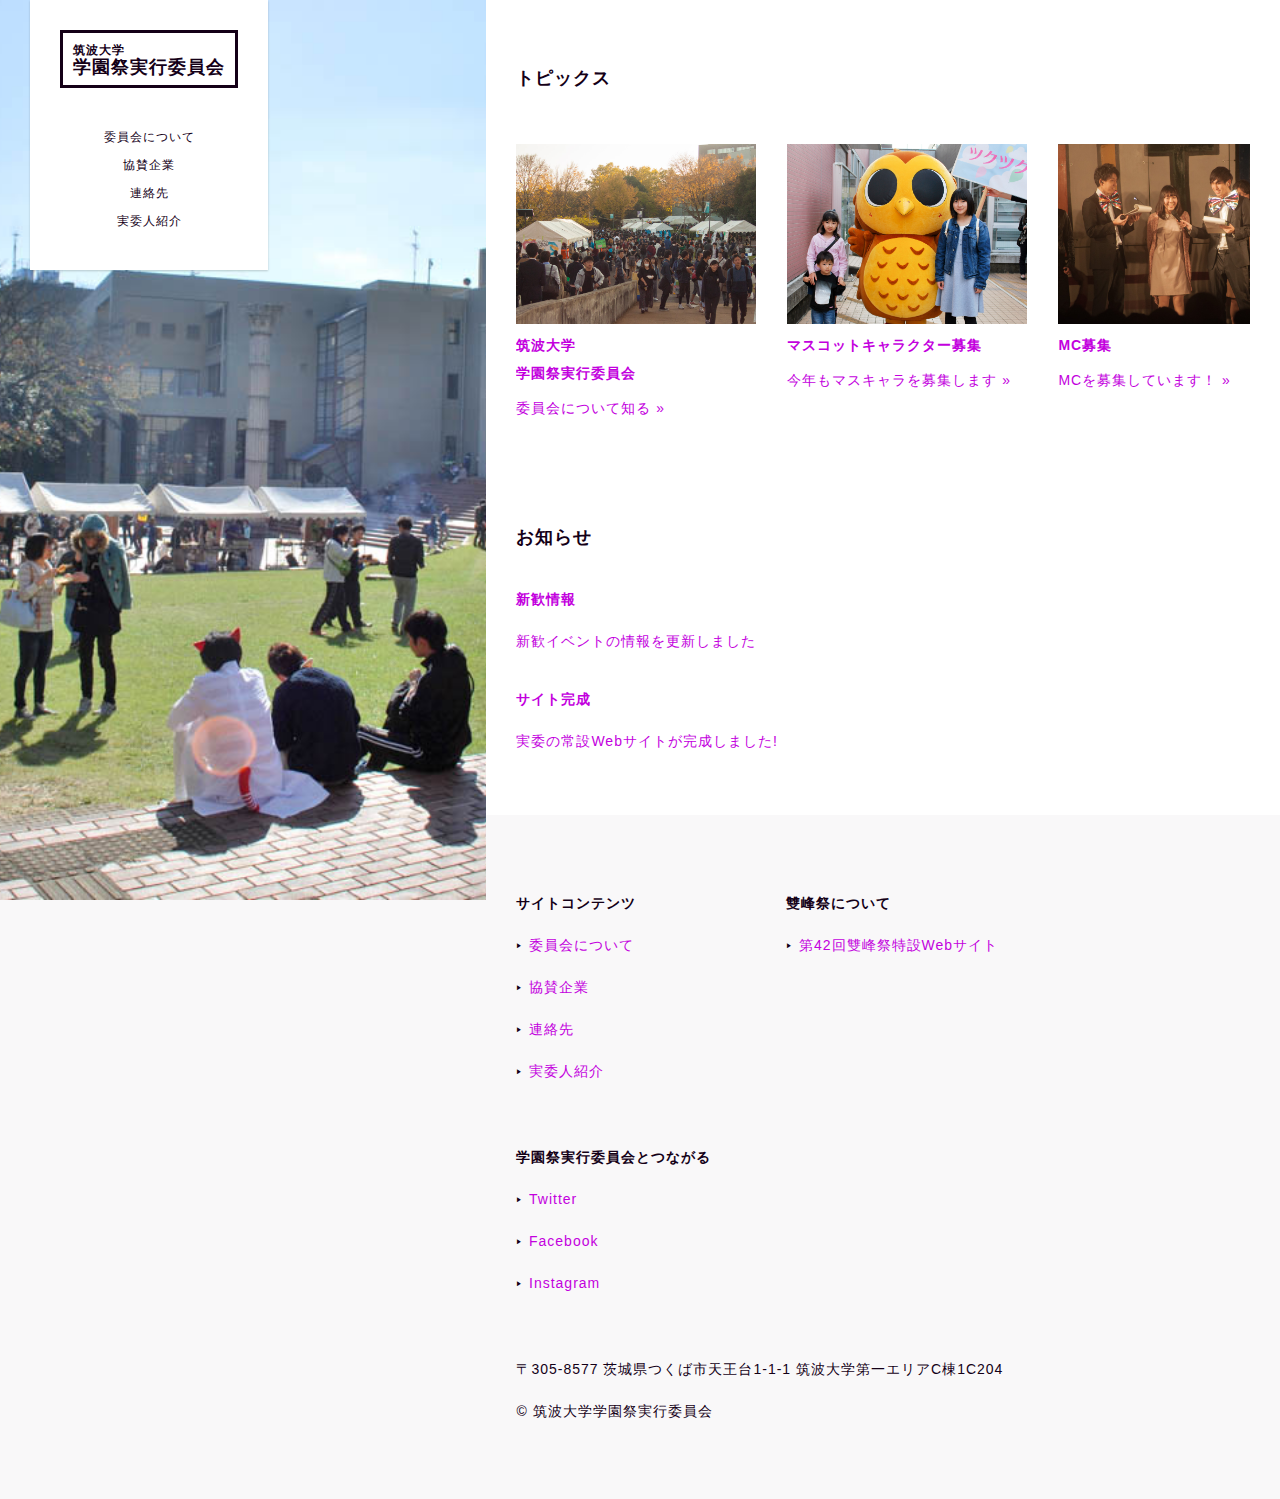
<file: index.html>
<!DOCTYPE html>
<html lang="ja">
<head>
    <meta charset="UTF-8">
    <title>筑波大学学園祭実行委員会</title>
    <link rel="stylesheet" href="style.css">
    <script type="text/javascript" src="script.js"></script>
    <meta name="viewport" content="width=device-width, initial-scale=1">
    
</head>
<body>
<div id="wrap">
    <header id="globalHeader"><div>
        <div class="headerCover">
        </div>
        <div class="title">   
            <h1><a href="index.html"><span>筑波大学</span>
            <span>学園祭実行委員会</span></a></h1>
        </div>
        <div class="menu">
        <ul>
            <li class="top"><a href="index.html">学園祭実行委員会</a></li>
            <li><a href="article.html">委員会について</a></li>
            <li><a href="">協賛企業</a></li>
            <li><a href="">連絡先</a></li>
            <li><a href="">実委人紹介</a></li>
        </ul>
        </div>
    </div></header>
    <div id="main"><div>
        <div class="cover">
           <h2>トピックス</h2>
           <div class="scroll"><div>
                <div class="item"><a href="article.html">
                    <div class="img" style="background-image:url('about.jpg');"></div>
                    <h3>筑波大学<br>学園祭実行委員会</h3>
                    <p>委員会について知る &raquo;</p>
                </a></div>
                <div class="item"><a href="">
                    <div class="img" style="background-image:url('mascot.jpg');"></div>
                    <h3>マスコットキャラクター募集</h3>
                    <p>今年もマスキャラを募集します &raquo;</p>
                </a></div>
                <div class="item"><a href="">
                    <div class="img" style="background-image:url('mc.jpg');"></div>
                    <h3>MC募集</h3>
                    <p>MCを募集しています！ &raquo;</p>
                </a></div>
            </div></div>
        </div>
        <div class="news">
            <h2>お知らせ</h2>
            <ul>
                <li><a href="">
                        <h3>新歓情報</h3>
                        <p>新歓イベントの情報を更新しました</p>
                    </a>
                </li>
                <li><a href="">
                        <h3>サイト完成</h3>
                        <p>実委の常設Webサイトが完成しました!</p>
                    </a>
                </li>
            </ul>
        </div>
    </div></div>   
    <footer id="globalFooter"><div>
        <div class="item">
            <h3>サイトコンテンツ</h3>
            <ul>
                <li><a href="article.html">委員会について</a></li>
                <li><a href="">協賛企業</a></li>
                <li><a href="">連絡先</a></li>
                <li><a href="">実委人紹介</a></li>
            </ul>
        </div>
        <div class="item">    
            <h3>雙峰祭について</h3>
            <ul>
                <li><a href="">第42回雙峰祭特設Webサイト</a></li>  
            </ul>
        </div>
        <div class="item">
            <h3>学園祭実行委員会とつながる</h3>
            <ul>
                <li><a href="">Twitter</a></li>
                <li><a href="">Facebook</a></li>
                <li><a href="">Instagram</a></li>
            </ul>
        </div>
        <div class="item">
            <p>〒305-8577 茨城県つくば市天王台1-1-1 筑波大学第一エリアC棟1C204</p>
            <p>&copy; 筑波大学学園祭実行委員会</p>
        </div>
    </div></footer>
</div>
</body>
</html>
</file>
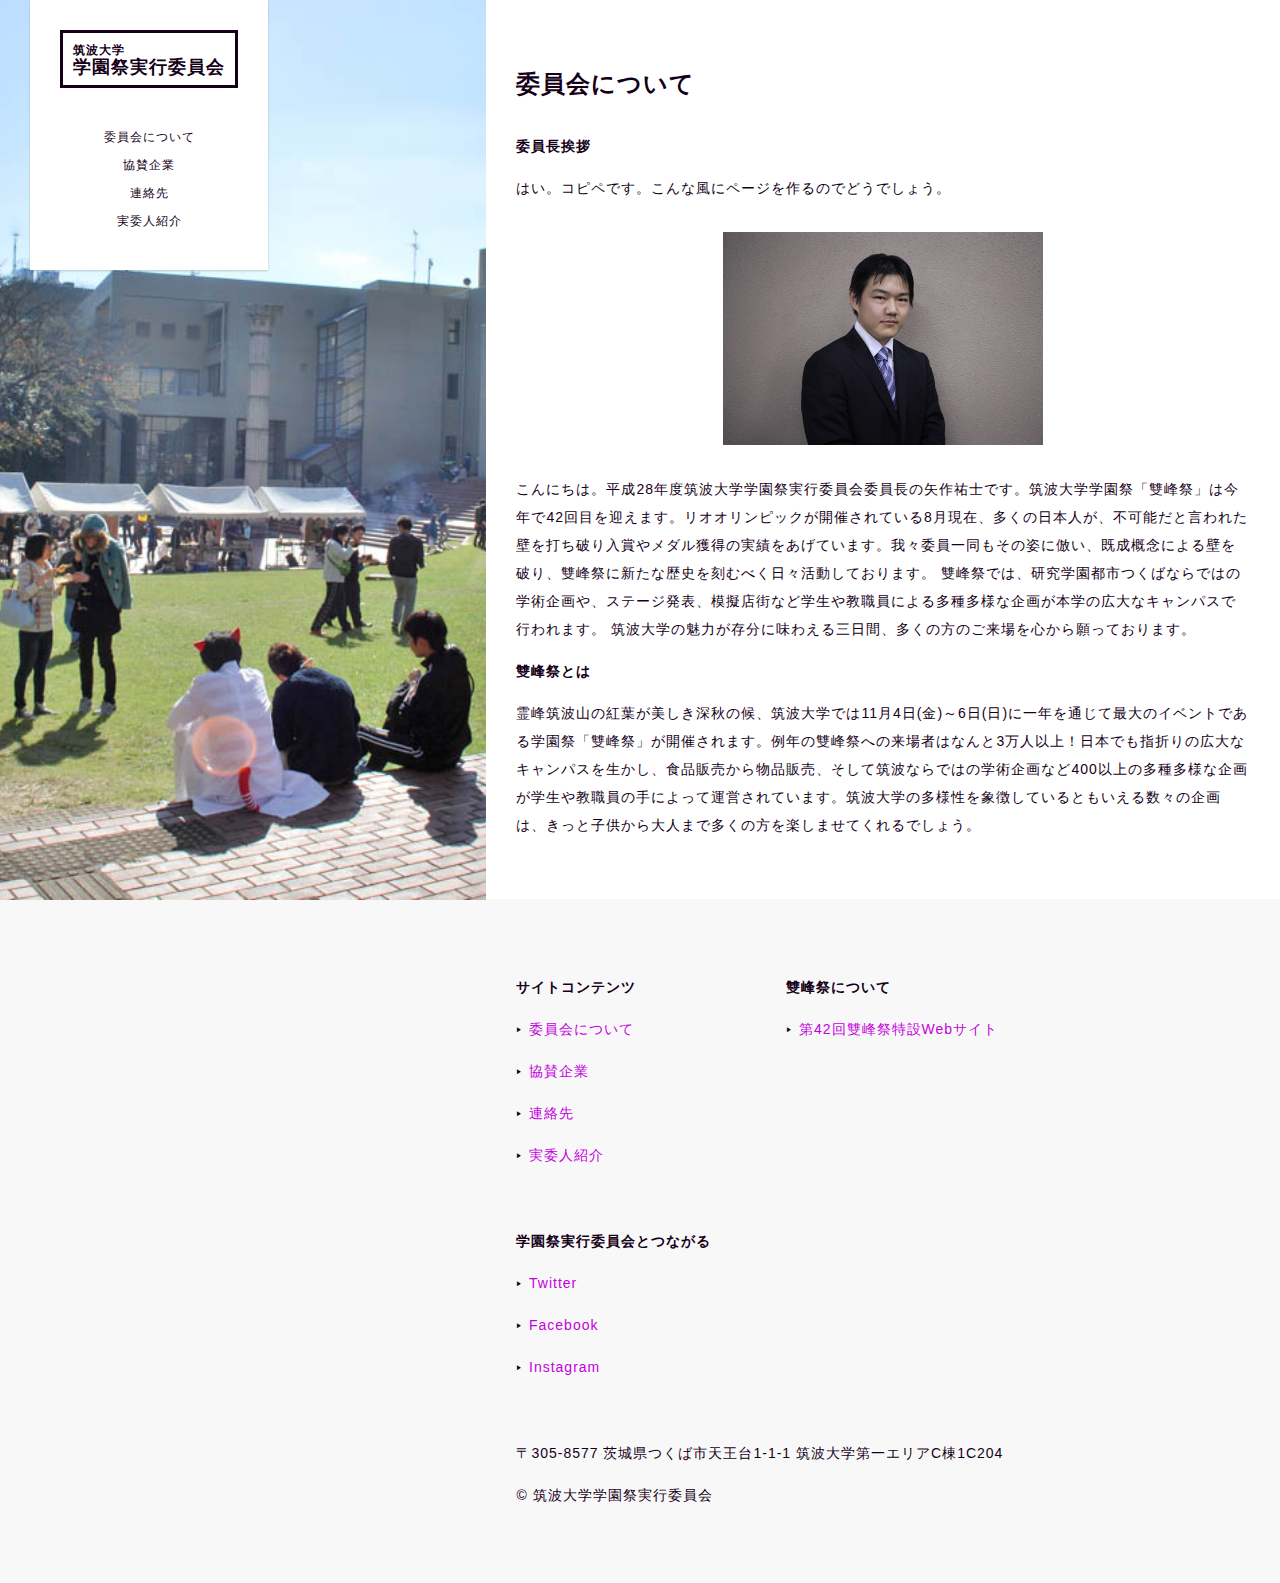
<file: article.html>
<!DOCTYPE html>
<html lang="ja">
<head>
    <meta charset="UTF-8">
    <title>委員会について - 筑波大学学園祭実行委員会</title>
    <link rel="stylesheet" href="style.css">
    <script type="text/javascript" src="script.js"></script>
    <meta name="viewport" content="width=device-width, initial-scale=1">

    
</head>
<body>
<div id="wrap">
    <header id="globalHeader"><div>
        <div class="headerCover">
        </div>
        <div class="title">   
            <h1><a href="index.html"><span>筑波大学</span>
            <span>学園祭実行委員会</span></a></h1>
        </div>
        <div class="menu">
        <ul>
            <li class="top"><a href="index.html">学園祭実行委員会</a></li>
            <li><a href="article.html">委員会について</a></li>
            <li><a href="">協賛企業</a></li>
            <li><a href="">連絡先</a></li>
            <li><a href="">実委人紹介</a></li>
        </ul>
        </div>
    </div></header>
    <div id="main"><div>
        <div class="article">
           <h1>委員会について</h1>
           <h3>委員長挨拶</h3>
           <p>はい。コピペです。こんな風にページを作るのでどうでしょう。</p>
           <img src="head.jpg" alt="委員長の顔" style="width: 320px;">
           <p>こんにちは。平成28年度筑波大学学園祭実行委員会委員長の矢作祐士です。筑波大学学園祭「雙峰祭」は今年で42回目を迎えます。リオオリンピックが開催されている8月現在、多くの日本人が、不可能だと言われた壁を打ち破り入賞やメダル獲得の実績をあげています。我々委員一同もその姿に倣い、既成概念による壁を破り、雙峰祭に新たな歴史を刻むべく日々活動しております。 雙峰祭では、研究学園都市つくばならではの学術企画や、ステージ発表、模擬店街など学生や教職員による多種多様な企画が本学の広大なキャンパスで行われます。 筑波大学の魅力が存分に味わえる三日間、多くの方のご来場を心から願っております。</p>
           <h3>雙峰祭とは</h3>
           <p>霊峰筑波山の紅葉が美しき深秋の候、筑波大学では11月4日(金)～6日(日)に一年を通じて最大のイベントである学園祭「雙峰祭」が開催されます。例年の雙峰祭への来場者はなんと3万人以上！日本でも指折りの広大なキャンパスを生かし、食品販売から物品販売、そして筑波ならではの学術企画など400以上の多種多様な企画が学生や教職員の手によって運営されています。筑波大学の多様性を象徴しているともいえる数々の企画は、きっと子供から大人まで多くの方を楽しませてくれるでしょう。</p>
        </div>

    </div></div>   
    <footer id="globalFooter"><div>
        <div class="item">
            <h3>サイトコンテンツ</h3>
            <ul>
                <li><a href="article.html">委員会について</a></li>
                <li><a href="">協賛企業</a></li>
                <li><a href="">連絡先</a></li>
                <li><a href="">実委人紹介</a></li>
            </ul>
        </div>
        <div class="item">    
            <h3>雙峰祭について</h3>
            <ul>
                <li><a href="">第42回雙峰祭特設Webサイト</a></li>  
            </ul>
        </div>
        <div class="item">
            <h3>学園祭実行委員会とつながる</h3>
            <ul>
                <li><a href="">Twitter</a></li>
                <li><a href="">Facebook</a></li>
                <li><a href="">Instagram</a></li>
            </ul>
        </div>
        <div class="item">
            <p>〒305-8577 茨城県つくば市天王台1-1-1 筑波大学第一エリアC棟1C204</p>
            <p>&copy; 筑波大学学園祭実行委員会</p>
        </div>
    </div></footer>
</div>
</body>
</html>
</file>
<file: style.css>
@charset "UTF-8";
@font-face {
  font-family: "Yu Gothic";
  src: local("Yu Gothic Medium");
  font-weight: 100;
}
@font-face {
  font-family: "Yu Gothic";
  src: local("Yu Gothic Medium");
  font-weight: 200;
}
@font-face {
  font-family: "Yu Gothic";
  src: local("Yu Gothic Medium");
  font-weight: 300;
}
@font-face {
  font-family: "Yu Gothic";
  src: local("Yu Gothic Medium");
  font-weight: 400;
}
@font-face {
  font-family: "Yu Gothic";
  src: local("Yu Gothic Bold");
  font-weight: bold;
}
/* http://meyerweb.com/eric/tools/css/reset/ 
   v2.0 | 20110126
   License: none (public domain)
*/

html, body, div, span, applet, object, iframe,
h1, h2, h3, h4, h5, h6, p, blockquote, pre,
a, abbr, acronym, address, big, cite, code,
del, dfn, em, img, ins, kbd, q, s, samp,
small, strike, strong, sub, sup, tt, var,
b, u, i, center,
dl, dt, dd, ol, ul, li,
fieldset, form, label, legend,
table, caption, tbody, tfoot, thead, tr, th, td,
article, aside, canvas, details, embed, 
figure, figcaption, footer, header, hgroup, 
menu, nav, output, ruby, section, summary,
time, mark, audio, video {
	margin: 0;
	padding: 0;
	border: 0;
	font-size: 100%;
	font: inherit;
	vertical-align: baseline;
}
/* HTML5 display-role reset for older browsers */
article, aside, details, figcaption, figure, 
footer, header, hgroup, menu, nav, section {
	display: block;
}
body {
	line-height: 1;
}
ol, ul {
	list-style: none;
}
blockquote, q {
	quotes: none;
}
blockquote::before, blockquote::after,
q::before, q::after {
	content: '';
	content: none;
}
table {
	border-collapse: collapse;
	border-spacing: 0;
}

/**color: #140017;**/
body{
    background-color: #f9f8f9;
    color: #140017;
    font-size: 14px;
    line-height: 2;
    letter-spacing: 1px;
    font-family: 'Helvetica Neue', 'Arial', 
"Yu Gothic", YuGothic, sans-serif;
}
h1, h2, h3, h4, h5, h6{
    margin: 1em 0;
    font-weight: bold;
}
h1{
    font-size: 24px;
}
h2{
    font-size: 18px;
}
p{
    margin: 1em 0;
}
a{
    font: inherit;
    text-decoration: inherit;
    color: #C300DE;
}
a:hover{
    color: #53005E;
}
img{
    max-width: 100%;
    display: block;
}
li{
    margin: 1em 0;
    list-style-position: inside;
}
li::before{
    content: "\25B6 ";
    font-size: 0.4em;
    vertical-align: middle;
    margin-right: 1em;
}



header#globalHeader{
    background-color: #fff;
    overflow: hidden;
    position:relative;
}
header#globalHeader > div{
    position: relative;
}
header#globalHeader a{
    color:inherit;
}
header#globalHeader div.headerCover{
    height: 480px;
    position: relative;      
    background-image: url(cover/0.jpg);
    background-position: center;
    background-size:cover;
}
header#globalHeader div.headerCover > div{
    background-position: center;
    background-size:cover;
    position: absolute;
    top:0;
    right: 0;
    left: 0;
    bottom:0;
    opacity: 0;
    transition: opacity 3s ease;
}
header#globalHeader div.headerCover > div.front{
    opacity: 1;
}
header#globalHeader div.title{
    height: 480px;
    position: relative;
    margin-top: -480px;
}
header#globalHeader h1{
    font-size: 18px;
    line-height: 1.2;
    position: absolute;
    top:0;
    right:0;
    bottom:0;
    left:0;
    margin: auto;
    width: 152px;
    height: 32px;
    padding: 10px;
    border: 3px #fff solid;
    color: #fff;
  font-weight: bold;
    white-space: nowrap;
}
header#globalHeader h1 span{
    display: block;
}
header#globalHeader h1 span:first-of-type{
    font-size: 12px;
}
header#globalHeader div.menu{
    position: relative;
    overflow: hidden;
    border-bottom: 1px #ddd8de solid;
    padding: 0 30px;
    z-index: 2;
    background-color: #fff;
}
header#globalHeader.fixed > div::after{
    height: 57px;
    display: block;
    content: "";
}
header#globalHeader.fixed div.menu{
    position: fixed;
    top:0;
    left:0;
    right:0;
}
header#globalHeader ul{
    max-width: 100%;
    overflow-x: scroll;
    margin-bottom: -20px;
    padding-bottom: 20px;
    display: block;
    line-height: 56px;
    white-space: nowrap;
}
header#globalHeader li{
    display: inline-block;
    vertical-align: top;
    margin: 10px 0 10px 1em;
    line-height: 36px;
    font-size: 12px;
}
header#globalHeader li::before{
    display: none; /* listの行頭文字削除 */
}
header#globalHeader li.top{
    display: inline-block;
    vertical-align: top;
    font-size: 14px;
    line-height: 32px;
    padding: 0 9px;
    margin: 10px 28px 10px -170px;
    border: 2px #140017 solid;
    color: #140017;
    font-weight: bold;
    white-space: nowrap;
    width: 120px;   
    transition: margin-left 0.5s ease;
}
header#globalHeader.fixed li.top{
    margin-left: 0;
}
header#globalHeader li:nth-of-type(2){
    margin-left: 0;
}
div#main{
    background-color: #fff;
    overflow: hidden;
    position:relative;
}
div#main > div > div{
    margin: 60px 30px;
}
div.article img{
    display: block;
    margin: 30px auto;
}
div.cover div.img{
    width: 240px;
    height: 180px;
    background-size: cover;
    background-position: center;
}
div.cover div.scroll{
    white-space: nowrap;
    font-size: 0;
    overflow: hidden;
}
div.cover div.scroll > div{
    overflow-x: scroll;
    margin-bottom: -20px;
    padding-bottom: 20px;
    width: 100%;
}
div.cover div.item{
    margin: 30px 0 30px 30px;
    width: 240px;
    display: inline-block;
    vertical-align: top;
    font-size: 14px;
    white-space: normal;
}
div.cover div.item:first-of-type{
    margin-left: 0;
}
div.cover a{
    display: block;
}
div.cover h3{
    margin: 0.5em 0;
    font-weight: bold;
}
div.cover p{
    margin: 0.5em 0;
}

div.news ul{
    display: block;
}
div.news li{
    margin: 30px 0;
    display: block;
}
div.news li::before{
    display: none;
}
footer#globalFooter{
    overflow: hidden;
    position:relative;
}
footer#globalFooter > div{
    margin: 60px 30px;
}
footer#globalFooter div.item{
    margin: 30px 0;
}
@media (min-width: 600px){
    footer#globalFooter > div{
        display: flex;
        flex-wrap: wrap;
        align-content: stretch;
        margin: 45px 15px;
    }
    footer#globalFooter div.item{
        flex-basis: 240px;
        flex-grow: 0;
        padding: 15px;
        margin: 0;
    }
    footer#globalFooter div.item:last-of-type{
        flex-grow: 0;
        flex-basis: 100%;
    }
}    
@media (min-width: 1000px){
    div#wrap::after{
        clear: both;
        content:"";
        display: block;
    }
    header#globalHeader{
        width: 38%;
        position: fixed;
        top:0;
        bottom:0;
        left:0;
    }
    header#globalHeader > div{
        position: absolute;
        top:0;
        right:0;
        bottom:0;
        left:0;
    }
    header#globalHeader div.headerCover{
        position: relative;
        height: 100%;
    }
    header#globalHeader div.menu, header#globalHeader.fixed div.menu{
        position: absolute;
        top: 0;
        left: 30px;
        right: auto;
        background-color: #fff;
        border-bottom: none;
        padding: 30px;
        box-shadow: 0 1px 2px rgba(0,0,0,0.2);
        z-index: auto;
    }
    header#globalHeader.fixed > div::after{
        display: none;
    }
    header#globalHeader ul{
        width: 178px;
        margin-top: 88px;
        margin-bottom: 0;
        padding-bottom: 0;
        overflow: auto;
    }
    
    header#globalHeader li, header#globalHeader li:nth-of-type(2){
        display: block;
        margin: 10px 0;
        line-height: 1.5;
        text-align: center;
    }
    header#globalHeader li.top,
    header#globalHeader.fixed li.top{
        display: none;
    }
    header#globalHeader div.title{
        position: absolute;
        top:0;
        left:0;
        right:0;
        bottom:0;
        margin: auto;
        height: auto;
    }
    header#globalHeader h1{
        color: #140017;
        border-color: #140017;
        position: absolute;
        top: 30px;
        right:auto;
        bottom: auto;
        left: 60px;
        margin: 0;
        z-index: 2;
    }
    div#main{
        width: 62%;
        float: right;
    }
    footer#globalFooter{
        width: 62%;
        float: right;
    }
}
@media (min-width: 1400px){
    header#globalHeader div.menu{
        left: auto;
        right: 247px;
    }
    header#globalHeader h1{
        left: auto;
        right: 277px;
    }
    div#main > div > div{
        margin: 60px auto 60px 30px;
        width: 780px;
    }
    footer#globalFooter > div{
        margin: 45px auto 60px 15px;
        width: 810px;
    }
}
</file>
